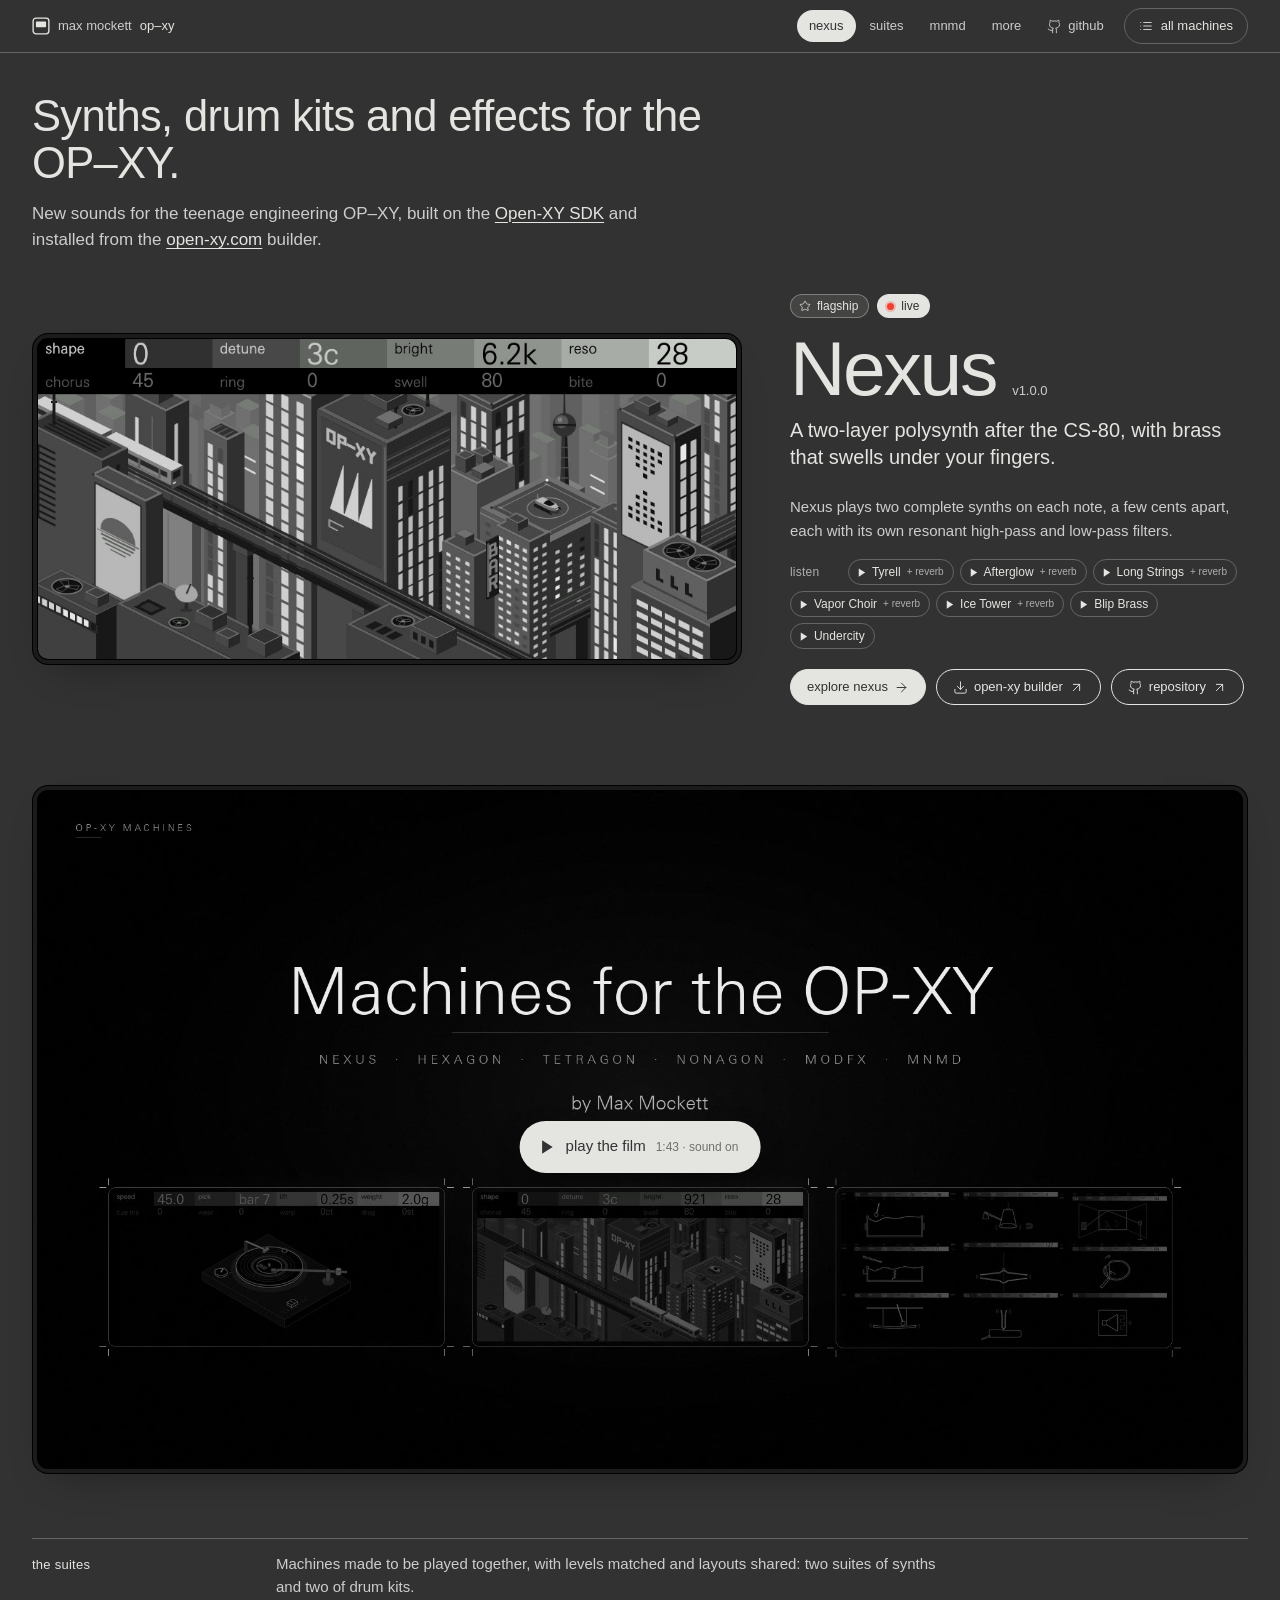
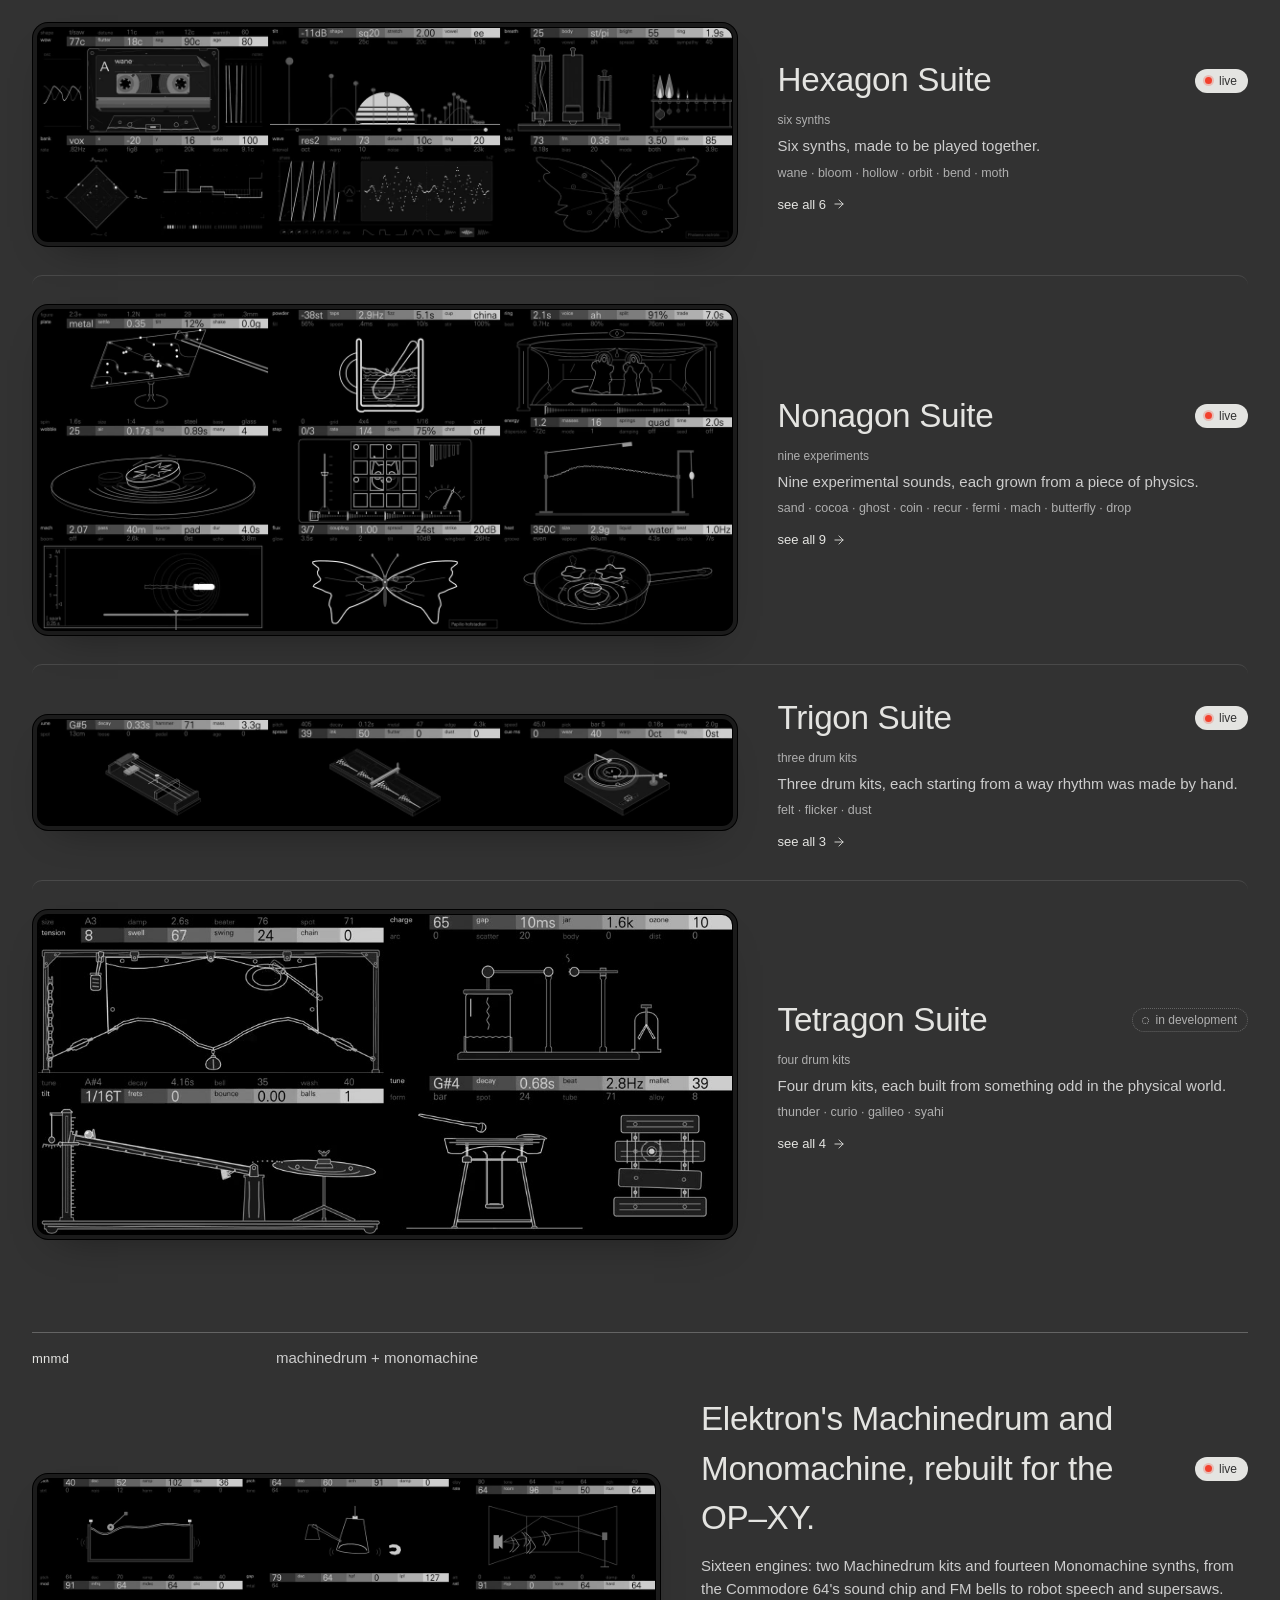
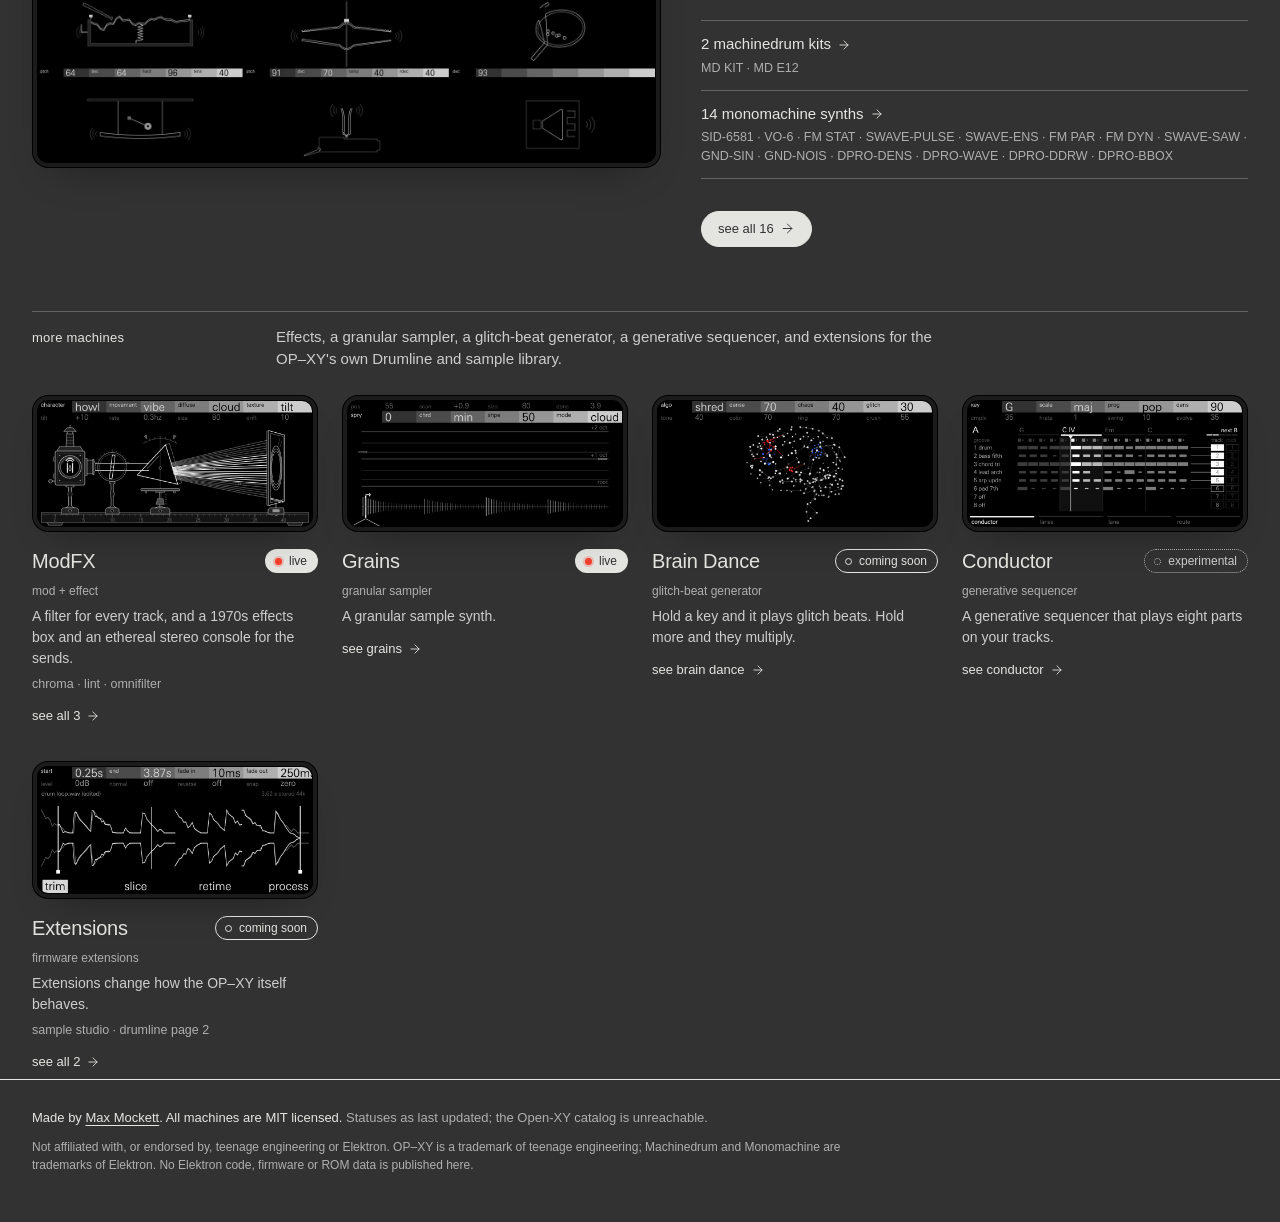
<file: index.html>
<!doctype html>
<html lang="en">
<head>
<meta charset="utf-8">
<meta name="viewport" content="width=device-width, initial-scale=1">
<meta name="color-scheme" content="dark">
<meta name="theme-color" content="#323232">
<title>OP–XY machines · Max Mockett</title>
<meta name="description" content="Synths, drum kits and effects for the teenage engineering OP–XY, by Max Mockett.">
<meta property="og:type" content="website">
<meta property="og:title" content="OP–XY machines · Max Mockett">
<meta property="og:description" content="Nexus, a two-layer polysynth after the CS-80; the Hexagon, Nonagon, Trigon and Tetragon suites; MNMD; and ModFX, Grains and Conductor: synths, drum kits and effects for the OP–XY.">
<meta property="og:image" content="https://mmockett.github.io/OP-XY/assets/media/machines/machines.jpg?v=2026-11-13">
<meta property="og:image:width" content="1920">
<meta property="og:image:height" content="1080">
<meta property="og:video" content="https://mmockett.github.io/OP-XY/assets/media/machines/machines-embed-2026-11-13.mp4">
<meta property="og:video:secure_url" content="https://mmockett.github.io/OP-XY/assets/media/machines/machines-embed-2026-11-13.mp4">
<meta property="og:video:type" content="video/mp4">
<meta property="og:video:width" content="1280">
<meta property="og:video:height" content="720">
<meta property="og:url" content="https://mmockett.github.io/OP-XY/">
<meta name="twitter:card" content="summary_large_image">
<meta name="twitter:image" content="https://mmockett.github.io/OP-XY/assets/media/machines/machines.jpg?v=2026-11-13">
<link rel="icon" href="assets/icon.svg" type="image/svg+xml">
<link rel="stylesheet" href="style.css">
<script src="data.js" defer></script>
<script src="app.js" defer></script>
</head>
<body>

<header class="bar">
  <div class="wrap bar-in">
    <div class="mark">
      <a href="#top" tabindex="-1" aria-hidden="true"><svg viewBox="0 0 16 16"><rect x="1" y="1" width="14" height="14" rx="2.5"/><rect x="3.5" y="4" width="9" height="5" rx=".5"/></svg></a>
      <a class="mark-name" href="https://mmockett.github.io/"><span>max mockett</span></a><a href="#top" aria-label="OP–XY machines, top"><b>op–xy</b></a>
    </div>
    <div class="bar-end">
    <nav class="nav" id="nav" aria-label="Sections"></nav>
    <button class="index-btn" id="index-btn" type="button" aria-haspopup="dialog"><svg class="i" viewBox="0 0 24 24" aria-hidden="true"><path d="M3 12h.01"/><path d="M3 18h.01"/><path d="M3 6h.01"/><path d="M8 12h13"/><path d="M8 18h13"/><path d="M8 6h13"/></svg><span id="where">all machines</span></button>
    </div>
  </div>
</header>

<main id="top">
  <section class="intro wrap">
    <h1>Synths, drum kits and effects for the <span class="nb">OP–XY</span>.</h1>
    <p class="lead">New sounds for the teenage engineering <span class="nb">OP–XY</span>, built on the <a href="https://github.com/etcetc000/open-xy">Open-XY SDK</a> and installed from the <a href="https://open-xy.com">open-xy.com</a> builder.</p>
  </section>
  <div id="view">
    <noscript>
      <div class="wrap">
        <p>The projects: <a href="https://github.com/mmockett/OP-XY-Nexus">Nexus</a>, the flagship synth; the <a href="https://github.com/mmockett/OP-XY-Hexagon">Hexagon</a>, <a href="https://github.com/mmockett/OP-XY-Nonagon">Nonagon</a>, <a href="https://github.com/mmockett/OP-XY-Trigon">Trigon</a> and <a href="https://github.com/mmockett/OP-XY-Tetragon">Tetragon</a> suites; <a href="https://github.com/mmockett/OP-XY-MNMD">MNMD</a>; <a href="https://github.com/mmockett/OP-XY-ModFX">ModFX</a>, <a href="https://github.com/mmockett/OP-XY-Grains">Grains</a>, <a href="https://github.com/mmockett/OP-XY-Conductor">Conductor</a> and <a href="https://github.com/mmockett/OP-XY-Extensions">Extensions</a>.</p>
      </div>
    </noscript>
  </div>
</main>

<footer class="foot">
  <div class="wrap foot-in">
    <p>Made by <a href="https://github.com/mmockett">Max Mockett</a>. All machines are MIT licensed. <span id="synced"></span></p>
    <p class="fine">Not affiliated with, or endorsed by, teenage engineering or Elektron. OP–XY is a trademark of teenage engineering; Machinedrum and Monomachine are trademarks of Elektron. No Elektron code, firmware or ROM data is published here.</p>
  </div>
</footer>

<dialog class="sheet" id="sheet" aria-label="All machines">
  <form method="dialog" class="sheet-head"><span>all machines</span><button class="lb-close" aria-label="Close">close<svg class="i" viewBox="0 0 24 24" aria-hidden="true"><path d="M18 6 6 18"/><path d="m6 6 12 12"/></svg></button></form>
  <ul class="index sheet-list" id="index-list"></ul>
</dialog>

<dialog class="lightbox" id="lightbox" aria-label="Enlarged screen">
  <form method="dialog"><button class="lb-close" aria-label="Close">close<svg class="i" viewBox="0 0 24 24" aria-hidden="true"><path d="M18 6 6 18"/><path d="m6 6 12 12"/></svg></button></form>
  <div class="screen lb-media" id="lb-media"></div>
  <p class="cap" id="lb-cap"></p>
</dialog>

</body>
</html>
</file>
<file: style.css>
/* The OP–XY's own language: a page in the header's dark grey, a black screen,
   aluminium-coloured type, lower-case labels, and the screen header's stepped
   grey bar. The screen's shades and type sizes are the SDK's
   (sdk/browser/display.mjs, docs/ux.md). */

@font-face {
  /* The OP–XY draws its screen in Univers, used here when it is installed.
     To serve a licensed webfont, add it as assets/fonts/xy.woff2 and append
     url("assets/fonts/xy.woff2") format("woff2") to src. */
  font-family: "XY";
  src: local("Univers LT Std"), local("UniversLTStd-Roman"), local("Univers"),
       local("Univers Next");
  font-display: swap;
}

:root {
  --body: #323232;
  --body-2: #4b4b4b;
  --ink: #e4e4e1;
  --ink-2: #cdcdcd;
  --ink-3: #afafaf;
  --rule: #646464;
  --red: #f2402d;    /* the OP-XY's red: live, as its record light */
  --screen: #000;

  /* The screen header's eight steps, black to light grey. */
  --s0: #000000; --s1: #323232; --s2: #4b4b4b; --s3: #646464;
  --s4: #7d7d7d; --s5: #969696; --s6: #afafaf; --s7: #cdcdcd;
  --lit: #cbcbcb;    /* bright header text on the dark half */
  --grey-t: #5a5a5a; /* the other page's titles */
  --grey-v: #707070; /* the other page's values */

  --xy: "XY", "Helvetica Neue", Helvetica, Arial, sans-serif;
  --gut: 16px;
  --max: 1400px;
  --r: 10px;
}

* { box-sizing: border-box; }
html { scroll-padding-top: 64px; -webkit-text-size-adjust: 100%; }
/* Smooth only once the page has settled (app.js): a link into the page must land exactly. */
@media (prefers-reduced-motion: no-preference) { html.settled { scroll-behavior: smooth; } }
body {
  margin: 0; background: var(--body); color: var(--ink);
  font: 400 15px/1.5 var(--xy);
  -webkit-font-smoothing: antialiased; text-rendering: optimizeLegibility;
  font-variant-numeric: tabular-nums;
}
a { color: inherit; text-decoration-thickness: 1px; text-underline-offset: 3px; }
a:hover { color: var(--ink-2); }
:focus-visible { outline: 2px solid var(--ink); outline-offset: 3px; border-radius: 3px; }
h1, h2, h3, p { margin: 0; }
img, video, svg { display: block; max-width: 100%; }

.wrap { width: 100%; max-width: var(--max); margin: 0 auto; padding: 0 var(--gut); }
@media (min-width: 720px) { :root { --gut: 32px; } }

.label, .kicker, .cap, .num, .sub-label {
  font-size: 12px; letter-spacing: .02em; text-transform: lowercase; color: var(--ink-2); font-weight: 400;
}

/* top bar */
.bar { position: sticky; top: 0; z-index: 10; background: rgba(50, 50, 50, .92);
  backdrop-filter: saturate(1.2) blur(10px); -webkit-backdrop-filter: blur(10px); border-bottom: 1px solid var(--rule); }
.bar-in { display: flex; align-items: center; justify-content: space-between; height: 52px; gap: 16px; }
.mark { display: flex; flex: none; align-items: center; gap: 8px; text-decoration: none; font-size: 13px; white-space: nowrap; }
.mark svg { width: 18px; height: 18px; fill: none; stroke: var(--ink); stroke-width: 1.2; }
.mark svg rect + rect { fill: var(--ink); stroke: none; }
.mark a { display: flex; align-items: center; color: inherit; text-decoration: none; }
.mark span { color: var(--ink-2); }
.mark-name:hover span { color: var(--ink); }
.mark b { font-weight: 500; }
.nav { display: none; gap: 2px; }
.nav a { display: inline-flex; align-items: center; gap: 6px; font-size: 13px; text-decoration: none; padding: 6px 12px; border-radius: 999px; white-space: nowrap; color: var(--ink-2); }
.nav a:hover { background: var(--body-2); color: var(--ink); }
.nav a[aria-current] { background: var(--ink); color: var(--body); }
.index-btn { all: unset; box-sizing: border-box; display: inline-flex; align-items: center; gap: 8px; min-width: 0; height: 36px; padding: 0 14px; border: 1px solid var(--rule);
  border-radius: 999px; font-size: 13px; color: var(--ink); cursor: pointer; }
.index-btn span { overflow: hidden; text-overflow: ellipsis; white-space: nowrap; }
.index-btn:focus-visible { outline: 2px solid var(--ink); outline-offset: 2px; }
.bar-end { display: flex; align-items: center; gap: 8px; min-width: 0; }
@media (min-width: 900px) { .nav { display: flex; } }
@media (max-width: 480px) { .mark-name { display: none !important; } }

/* the intro: a line on what the page is, then the flagship */
.intro { padding-top: 40px; padding-bottom: 8px; }
.intro h1 { font-size: clamp(28px, 3.4vw, 46px); line-height: 1.08; font-weight: 300; letter-spacing: -.015em; max-width: 18em; }
.intro .lead { margin-top: 14px; }
.nb { white-space: nowrap; }
.lead { font-size: 17px; line-height: 1.55; color: var(--ink-2); max-width: 36em; }
.lead a { color: var(--ink); }
.actions { display: flex; flex-wrap: wrap; gap: 10px; margin-top: 20px; }
.actions-in { display: contents; }
.btn { display: inline-flex; align-items: center; gap: 6px; height: 36px; padding: 0 16px; border-radius: 999px;
  border: 1px solid var(--ink); font-size: 13px; text-decoration: none; white-space: nowrap; transition: background .15s, color .15s; }
.btn:hover { background: var(--ink); color: var(--body); }
.btn-ink { background: var(--ink); color: var(--body); }
.btn-ink:hover { background: var(--ink-2); border-color: var(--ink-2); color: var(--body); }

/* the screen: black glass in a thin bezel */
.device { margin: 0; }
.screen { position: relative; background: var(--screen); border-radius: var(--r); overflow: hidden;
  box-shadow: 0 0 0 1px #000, 0 0 0 5px #1b1b1b, 0 0 0 6px #000, 0 18px 40px -18px rgba(0,0,0,.45); }
.screen video, .screen img { width: 100%; height: 100%; object-fit: cover; }
.zoom { cursor: zoom-in; }

/* the flagship: its screen at the full width, then its name and sound */
.showcase { padding-top: 32px; padding-bottom: 24px; }
.show-media .screen { aspect-ratio: 480 / 220; margin: 6px; }
.show-copy { display: grid; gap: 20px; margin-top: 28px; }
.show-tags { display: flex; flex-wrap: wrap; gap: 8px; }
.showcase h2 { font-size: clamp(48px, 7vw, 104px); font-weight: 300; letter-spacing: -.03em; line-height: .95; margin-top: 14px; display: flex; flex-wrap: wrap; align-items: baseline; gap: 6px 16px; }
.ver small { font-size: 13px; letter-spacing: 0; color: var(--ink-2); }
.show-tag { font-size: 20px; line-height: 1.35; color: var(--ink); margin-top: 12px; max-width: 24em; }
.show-desc { font-size: 15px; line-height: 1.6; color: var(--ink-2); max-width: 38em; }
.showcase .sounds { margin-top: 16px; }
.showcase { display: grid; gap: 0 48px; }
@media (min-width: 1000px) {
  .showcase { grid-template-columns: minmax(0, 1.55fr) minmax(320px, 1fr); align-items: center; }
  .show-copy { margin-top: 0; gap: 24px; }
  .showcase h2 { font-size: clamp(56px, 6vw, 96px); }
}

/* the machines' film: 16:9, the poster until it plays, then the browser's controls */
.screen-film { aspect-ratio: 16 / 9; margin: 6px; }
.film-shelf { padding-top: 40px; }
.screen-film video { object-fit: contain; background: #000; }
.screen-film video:not([controls]) { cursor: pointer; }
/* Centred in the poster's gap between its title and its three screens. */
.film-play { all: unset; box-sizing: border-box; position: absolute; left: 50%; top: 52.5%; transform: translate(-50%, -50%);
  display: inline-flex; align-items: center; gap: 10px; height: 52px; padding: 0 22px 0 18px; border-radius: 999px;
  background: var(--ink); color: var(--body); font-size: 15px; cursor: pointer; white-space: nowrap;
  box-shadow: 0 10px 30px -10px rgba(0,0,0,.6); transition: background .15s; }
.film-play:hover { background: var(--ink-2); }
.film-play:focus-visible { outline: 2px solid var(--ink); outline-offset: 3px; }
.film-play .i { width: 18px; height: 18px; fill: currentColor; stroke: none; }
.film-play small { font-size: 12px; opacity: .65; }
.film-play[hidden] { display: none; }
/* A phone: smaller, at the foot of the screen, under the poster's title. */
@media (max-width: 600px) { .film-play { top: auto; bottom: 8px; transform: translateX(-50%); height: 34px; padding: 0 14px 0 12px; font-size: 13px; gap: 7px; }
  .film-play .i { width: 14px; height: 14px; } .film-play small { font-size: 11px; } }

/* the shelves: a heading, then a tile per project */
.shelf { padding-top: 56px; padding-bottom: 8px; }
.shelf-h { display: grid; gap: 8px; padding-top: 14px; border-top: 1px solid var(--rule); margin-bottom: 24px; }
.shelf-h h2 { font-size: 13px; font-weight: 500; letter-spacing: .02em; text-transform: lowercase; }
.shelf-h p { font-size: 15px; color: var(--ink-2); max-width: 44em; }
@media (min-width: 900px) { .shelf-h { grid-template-columns: 220px minmax(0, 1fr); align-items: baseline; gap: 24px; } }
.tiles { display: grid; gap: 36px 24px; grid-template-columns: minmax(0, 1fr); }
@media (min-width: 640px) { .tiles.four { grid-template-columns: repeat(2, minmax(0, 1fr)); } }
/* The suites: a row each, the grid of screens beside the words. */
.tiles.rows { gap: 40px; }
@media (min-width: 900px) {
  .tiles.rows { gap: 0; }
  .tile.row { grid-template-columns: minmax(0, 1.5fr) minmax(0, 1fr); gap: 40px; align-items: center; padding: 28px 0; border-top: 1px solid rgba(100, 100, 100, .45); }
  .tile.row:first-child { border-top: 0; padding-top: 0; }
}
@media (min-width: 1100px) { .tiles.four { grid-template-columns: repeat(4, minmax(0, 1fr)); } }
.tile { display: grid; gap: 14px; align-content: start; text-decoration: none; color: inherit; border-radius: var(--r); }
.tile-screen { display: block; aspect-ratio: 480 / 220; margin: 6px; }
.tile-screen img, .tile-screen svg { width: 100%; height: 100%; object-fit: cover; transition: opacity .2s; }
.tile:hover .tile-screen img, .wide-tile a.tile-screen:hover img { opacity: .82; }
.tile-body { display: grid; gap: 6px; align-content: start; }
.tile-h { display: flex; align-items: center; justify-content: space-between; gap: 12px; }
.tile-h h3 { font-size: 26px; font-weight: 300; letter-spacing: -.01em; }
.tile.small .tile-h h3 { font-size: 20px; font-weight: 400; }
.tile.row .tile-h h3 { font-size: clamp(26px, 2.6vw, 34px); }
.tile-kicker { font-size: 12px; color: var(--ink-3); text-transform: lowercase; }
.tile-tag { font-size: 15px; line-height: 1.5; color: var(--ink-2); max-width: 36em; }
.tile.small .tile-tag { font-size: 14px; }
.tile-names { font-size: 12.5px; color: var(--ink-3); line-height: 1.5; }
.tile-go { display: inline-flex; align-items: center; gap: 6px; font-size: 13px; color: var(--ink); margin-top: 6px; }
.tile-go .i { transition: transform .15s; }
.tile:hover .tile-go .i { transform: translateX(3px); }
.tile:hover h3 { color: #fff; }

/* a project with families of machines: wider, each family a way in */
.wide-tile { display: grid; gap: 20px; }
.wide-tile .tile-h h3 { font-size: clamp(24px, 2.6vw, 34px); max-width: 18em; }
.wide-tile .tile-body { gap: 12px; }
@media (min-width: 900px) { .wide-tile { grid-template-columns: minmax(0, 1.15fr) minmax(0, 1fr); gap: 40px; align-items: center; } }
.fams { display: grid; gap: 0; margin-top: 8px; border-top: 1px solid var(--rule); }
.fam { display: grid; gap: 3px; padding: 12px 0; border-bottom: 1px solid var(--rule); text-decoration: none; }
.fam b { display: inline-flex; align-items: center; gap: 6px; font-weight: 400; font-size: 15px; }
.fam span { font-size: 12.5px; color: var(--ink-3); line-height: 1.5; }
.fam:hover b { color: #fff; }

/* the header bar, drawn as the SDK draws it */
.xy { width: 100%; height: auto; font-family: var(--xy); }
.xy text { font-family: var(--xy); }
.spec { margin: 6px; max-width: 600px; }
.hdr-wide { display: none; }
.hdr-narrow { display: grid; gap: 16px; }
@media (min-width: 640px) { .hdr-wide { display: block; } .hdr-narrow { display: none; } }

/* status pills and dots */
.st { display: inline-flex; align-items: center; gap: 7px; height: 24px; padding: 0 10px 0 9px; border-radius: 999px;
  font-size: 12px; line-height: 1; white-space: nowrap; justify-self: start; border: 1px solid transparent; }
.st i { width: 7px; height: 7px; border-radius: 50%; flex: none; }
.st-live { background: var(--ink); color: var(--body); }
.st-live i { background: var(--red); box-shadow: 0 0 0 2px rgba(242,64,45,.25); }
.st-soon { border-color: var(--ink); color: var(--ink); }
.st-soon i { border: 1px solid var(--ink); }
.st-diy { border: 1px dashed var(--ink-3); color: var(--ink-2); }
.st-diy i { border: 1px dashed var(--ink-3); }
.st-lab { border: 1px dotted var(--ink-3); color: var(--ink-2); }
.st-lab i { border: 1px dotted var(--ink-3); }
.st-dev { border: 1px dotted var(--rule); color: var(--ink-3); }
.st-dev i { border: 1px dotted var(--ink-3); }
.pill { display: inline-flex; }
/* the flagship's label, beside its status */
.flag { display: inline-flex; align-items: center; gap: 6px; height: 24px; padding: 0 10px 0 8px; border-radius: 999px;
  font-size: 12px; line-height: 1; white-space: nowrap; color: var(--ink);
  background: rgba(228, 228, 225, .1); border: 1px solid rgba(228, 228, 225, .35); }
.flag .i { width: 12px; height: 12px; }

/* a status as a dot alone, in the index */
.dot { display: inline-block; flex: none; width: 7px; height: 7px; border-radius: 50%; border: 1px solid transparent; }
.dot.st-live { background: var(--red); box-shadow: none; }
.dot.st-soon { border: 1px solid var(--ink); background: transparent; }
.dot.st-diy { border: 1px dashed var(--ink-3); background: transparent; }
.dot.st-lab { border: 1px dotted var(--ink-3); background: transparent; }
.dot.st-dev { border: 1px dotted var(--rule); background: transparent; }

.tally { font-size: 12px; color: var(--ink-2); white-space: nowrap; }

/* the index */
.index, .index ul { list-style: none; margin: 0; padding: 0; }
.ix-label { display: block; font-size: 12px; color: var(--ink-3); text-transform: lowercase; margin: 22px 0 6px; }
.ix-shelf:first-child .ix-label { margin-top: 0; }
.ix-head { display: flex; justify-content: space-between; gap: 8px; padding: 6px 0; font-size: 13px; text-decoration: none; color: var(--ink-2); border-top: 1px solid var(--rule); }
.ix-head span { color: var(--ink-3); font-size: 12px; }
.ix-head:hover { color: var(--ink); }
.index ul ul { padding-bottom: 8px; }
.index li[data-machine] a { display: flex; align-items: center; gap: 8px; padding: 3px 0; font-size: 12.5px; text-decoration: none; color: var(--ink-3); }
.index li[data-machine] a:hover { color: var(--ink); }

/* the index, as a sheet over the page */
.sheet { border: 0; padding: 16px var(--gut) 32px; margin: 0; width: 100%; max-width: 100%; height: 100%; max-height: 100%; background: var(--body); color: var(--ink); overflow-y: auto; }
.sheet::backdrop { background: var(--body); }
.sheet-head { display: flex; align-items: center; justify-content: space-between; font-size: 13px; margin-bottom: 16px; }
.sheet-list { margin-top: 8px; }
@media (min-width: 720px) { .sheet { width: min(560px, 100%); margin: 0 0 0 auto; border-left: 1px solid var(--rule); } .sheet::backdrop { background: rgba(20,20,20,.6); } }
.sheet-list .ix-suite > ul { columns: 2; column-gap: 16px; }
.sheet-list li[data-machine] a { padding: 7px 0; font-size: 14px; color: var(--ink-2); break-inside: avoid; }
.sheet-list .ix-head { padding: 10px 0; font-size: 15px; }

/* a project's page */
.project { padding-top: 24px; padding-bottom: 32px; min-width: 0; }
.crumbs { display: flex; align-items: center; gap: 12px; font-size: 13px; margin-bottom: 20px; color: var(--ink-3); }
.crumbs a { display: inline-flex; align-items: center; gap: 6px; text-decoration: none; color: var(--ink); height: 32px; padding: 0 12px 0 10px; border: 1px solid var(--rule); border-radius: 999px; }
.crumbs a:hover { border-color: var(--ink); }
.steps { height: 5px; margin-bottom: 20px; border-radius: 1px;
  background: linear-gradient(90deg, var(--s0) 0 12.5%, #3e3e3e 0 25%, var(--s2) 0 37.5%, var(--s3) 0 50%, var(--s4) 0 62.5%, var(--s5) 0 75%, var(--s6) 0 87.5%, var(--s7) 0); }
.sec-head { display: grid; gap: 10px 24px; grid-template-columns: minmax(0, 1fr); }
@media (min-width: 720px) { .sec-head { grid-template-columns: minmax(0, 1fr) auto; } .num, .sec-head h1, .sub { grid-column: 1; } .sec-tools { grid-column: 2; grid-row: 1 / span 3; flex-direction: column; align-items: flex-end; } }
.num { font-size: 12px; }
.sec-head h1 { font-size: clamp(44px, 6.4vw, 92px); font-weight: 300; letter-spacing: -.025em; line-height: 1; display: flex; flex-wrap: wrap; align-items: baseline; gap: 6px 16px; }
.sub { font-size: 18px; color: var(--ink-2); max-width: 40em; }
.sec-tools { display: flex; flex-wrap: wrap; gap: 8px 12px; align-items: center; }

.p-media { margin: 32px 6px 0; }
.p-media .screen { aspect-ratio: 1932 / 444; }
.p-media.solo .screen { aspect-ratio: 480 / 220; }
.p-body { display: grid; gap: 24px; margin-top: 32px; }
@media (min-width: 900px) { .p-body { grid-template-columns: minmax(0, 1fr) minmax(320px, 520px); gap: 48px; align-items: start; } }
.p-desc > p:first-child { font-size: 17px; line-height: 1.6; max-width: 38em; }
.p-desc .sounds { margin-top: 16px; }

/* what opens: a project's more, a machine's details */
details > summary { list-style: none; cursor: pointer; display: inline-flex; align-items: center; gap: 6px; }
details > summary::-webkit-details-marker { display: none; }
details > summary .i { transition: transform .15s; }
details[open] > summary .i { transform: rotate(180deg); }
.about { border-top: 1px solid var(--rule); border-bottom: 1px solid var(--rule); }
.about > summary { display: flex; justify-content: space-between; width: 100%; padding: 14px 0; font-size: 14px; color: var(--ink); }
.about > summary:hover { color: #fff; }
.about-body { display: grid; gap: 14px; padding-bottom: 20px; }
.about-body p { font-size: 15px; line-height: 1.6; color: var(--ink-2); }
.about-body .scr, .more-body .scr { font-size: 13px; color: var(--ink-3); }
.about-body .spec { margin: 10px 6px 6px; }

.jump { display: flex; flex-wrap: wrap; gap: 6px; margin-top: 48px; }
.jump a { display: inline-flex; align-items: center; gap: 7px; height: 30px; padding: 0 12px; border: 1px solid var(--rule); border-radius: 999px; font-size: 13px; text-decoration: none; color: var(--ink-2); }
.jump a:hover { border-color: var(--ink); color: var(--ink); }
.group-h { display: flex; flex-wrap: wrap; align-items: baseline; gap: 4px 12px; margin: 56px 0 20px; padding-top: 12px; border-top: 1px solid var(--rule); }
.group-h h2 { font-size: 13px; font-weight: 500; }
.group-h span { font-size: 13px; color: var(--ink-2); }

/* the machines: two to a row, three on a wide screen */
.cards { display: grid; gap: 44px 24px; grid-template-columns: minmax(0, 1fr); margin-top: 40px; }
.group-h + .cards { margin-top: 0; }
@media (min-width: 720px) { .cards { grid-template-columns: repeat(2, minmax(0, 1fr)); } }
@media (min-width: 1240px) { .cards { grid-template-columns: repeat(3, minmax(0, 1fr)); } }
.card { display: grid; gap: 10px; align-content: start; min-width: 0; scroll-margin-top: 72px; }
.card .screen { aspect-ratio: 480 / 220; margin: 6px 6px 4px; }
.card-h { display: flex; align-items: center; justify-content: space-between; gap: 12px; }
.card-h h3 { font-size: 22px; font-weight: 400; letter-spacing: -.01em; }
.card-h h3 small { display: block; font-size: 12px; font-weight: 400; color: var(--ink-2); letter-spacing: 0; margin-top: 2px; }
.card-sum { font-size: 14px; line-height: 1.55; color: var(--ink-2); }
.more { border-top: 1px solid var(--rule); }
.more > summary { padding: 9px 0 0; font-size: 12.5px; color: var(--ink-3); }
.more > summary:hover { color: var(--ink); }
.more-body { display: grid; gap: 12px; padding-top: 12px; }
.more-body p { font-size: 14px; line-height: 1.55; color: var(--ink-2); }
.ctrls { display: grid; grid-template-columns: 52px repeat(4, 1fr); font-size: 12px; border-top: 1px solid var(--rule); }
.ctrls > * { padding: 6px 0; border-bottom: 1px solid var(--rule); white-space: nowrap; overflow: hidden; text-overflow: ellipsis; }
.ctrls b { font-weight: 400; }
.ctrls span { color: var(--ink-3); }
.ctrls em { font-style: normal; color: var(--ink-3); }
.keys { display: flex; flex-wrap: wrap; gap: 4px; }
.keys span { font-size: 11px; min-width: 30px; text-align: center; padding: 3px 5px; border: 1px solid var(--rule); border-radius: 3px; color: var(--ink-2); }
.sounds { display: flex; flex-wrap: wrap; align-items: center; gap: 6px; }
.sounds[hidden] { display: none; }
.sounds .label { font-size: 12px; color: var(--ink-3); width: 52px; }
.snd { all: unset; cursor: pointer; position: relative; overflow: hidden; display: inline-flex; align-items: center; gap: 5px;
  font-size: 12px; line-height: 1; padding: 6px 9px 6px 7px; border: 1px solid var(--rule); border-radius: 999px; color: var(--ink); }
.snd .i { width: 11px; height: 11px; fill: currentColor; stroke: none; }
.snd .fx { font-size: 10px; color: var(--ink-3); margin-left: 1px; }
.snd::after { content: ""; position: absolute; left: 0; bottom: 0; height: 2px; width: var(--done, 0%); background: var(--ink); }
.snd:hover { border-color: var(--ink-3); }
.snd[aria-pressed="true"] { border-color: var(--ink); }
.snd:focus-visible { outline: 2px solid var(--ink); outline-offset: 2px; }
.meta { display: flex; flex-wrap: wrap; gap: 6px 16px; font-size: 12px; color: var(--ink-2); }
.meta a { color: var(--ink); }
.meta:empty { display: none; }

/* the next and previous projects */
.pager { display: grid; grid-template-columns: 1fr 1fr; gap: 16px; margin-top: 72px; padding-top: 16px; border-top: 1px solid var(--rule); }
.pager a { display: grid; gap: 4px; text-decoration: none; font-size: 22px; font-weight: 300; }
.pager a[rel="next"] { text-align: right; justify-items: end; }
.pager small { display: inline-flex; align-items: center; gap: 6px; font-size: 12px; color: var(--ink-3); }
.pager a:hover { color: #fff; }

/* footer */
.foot { border-top: 1px solid var(--ink); padding: 28px 0 48px; font-size: 13px; }
.foot-in { display: grid; gap: 10px; }
.foot .fine { color: var(--ink-3); font-size: 12px; max-width: 70em; }
#synced { color: var(--ink-3); }

/* lightbox */
.lightbox { border: 0; padding: 0; background: transparent; max-width: min(1200px, 96vw); width: 96vw; overflow: visible; }
.lightbox::backdrop { background: rgba(10,10,10,.82); backdrop-filter: blur(4px); }
.lightbox form { display: flex; justify-content: flex-end; margin-bottom: 14px; }
.lb-close { font: inherit; font-size: 13px; color: #ddd; background: none; border: 1px solid #555; border-radius: 999px; height: 32px; padding: 0 14px; cursor: pointer; }
.lb-close:hover { border-color: #ddd; }
.lb-media { margin: 6px; }
.lightbox .cap { font-size: 12px; color: #aaa; margin-top: 18px; padding-left: 6px; text-transform: none; }

/* Lucide icons, drawn at the type's weight */
.i { width: 14px; height: 14px; flex: none; fill: none; stroke: currentColor; stroke-width: 1.5;
  stroke-linecap: round; stroke-linejoin: round; display: inline-block; vertical-align: -2px; }
.btn .i, .nav .i, .lb-close .i { width: 15px; height: 15px; }
.nav a { display: inline-flex; align-items: center; gap: 6px; }
.meta > * { display: inline-flex; align-items: center; gap: 5px; }
.meta .i { color: var(--ink-3); }
.lb-close { display: inline-flex; align-items: center; gap: 6px; }

/* placeholder screen */
.blank text { font-family: var(--xy); }
</file>
